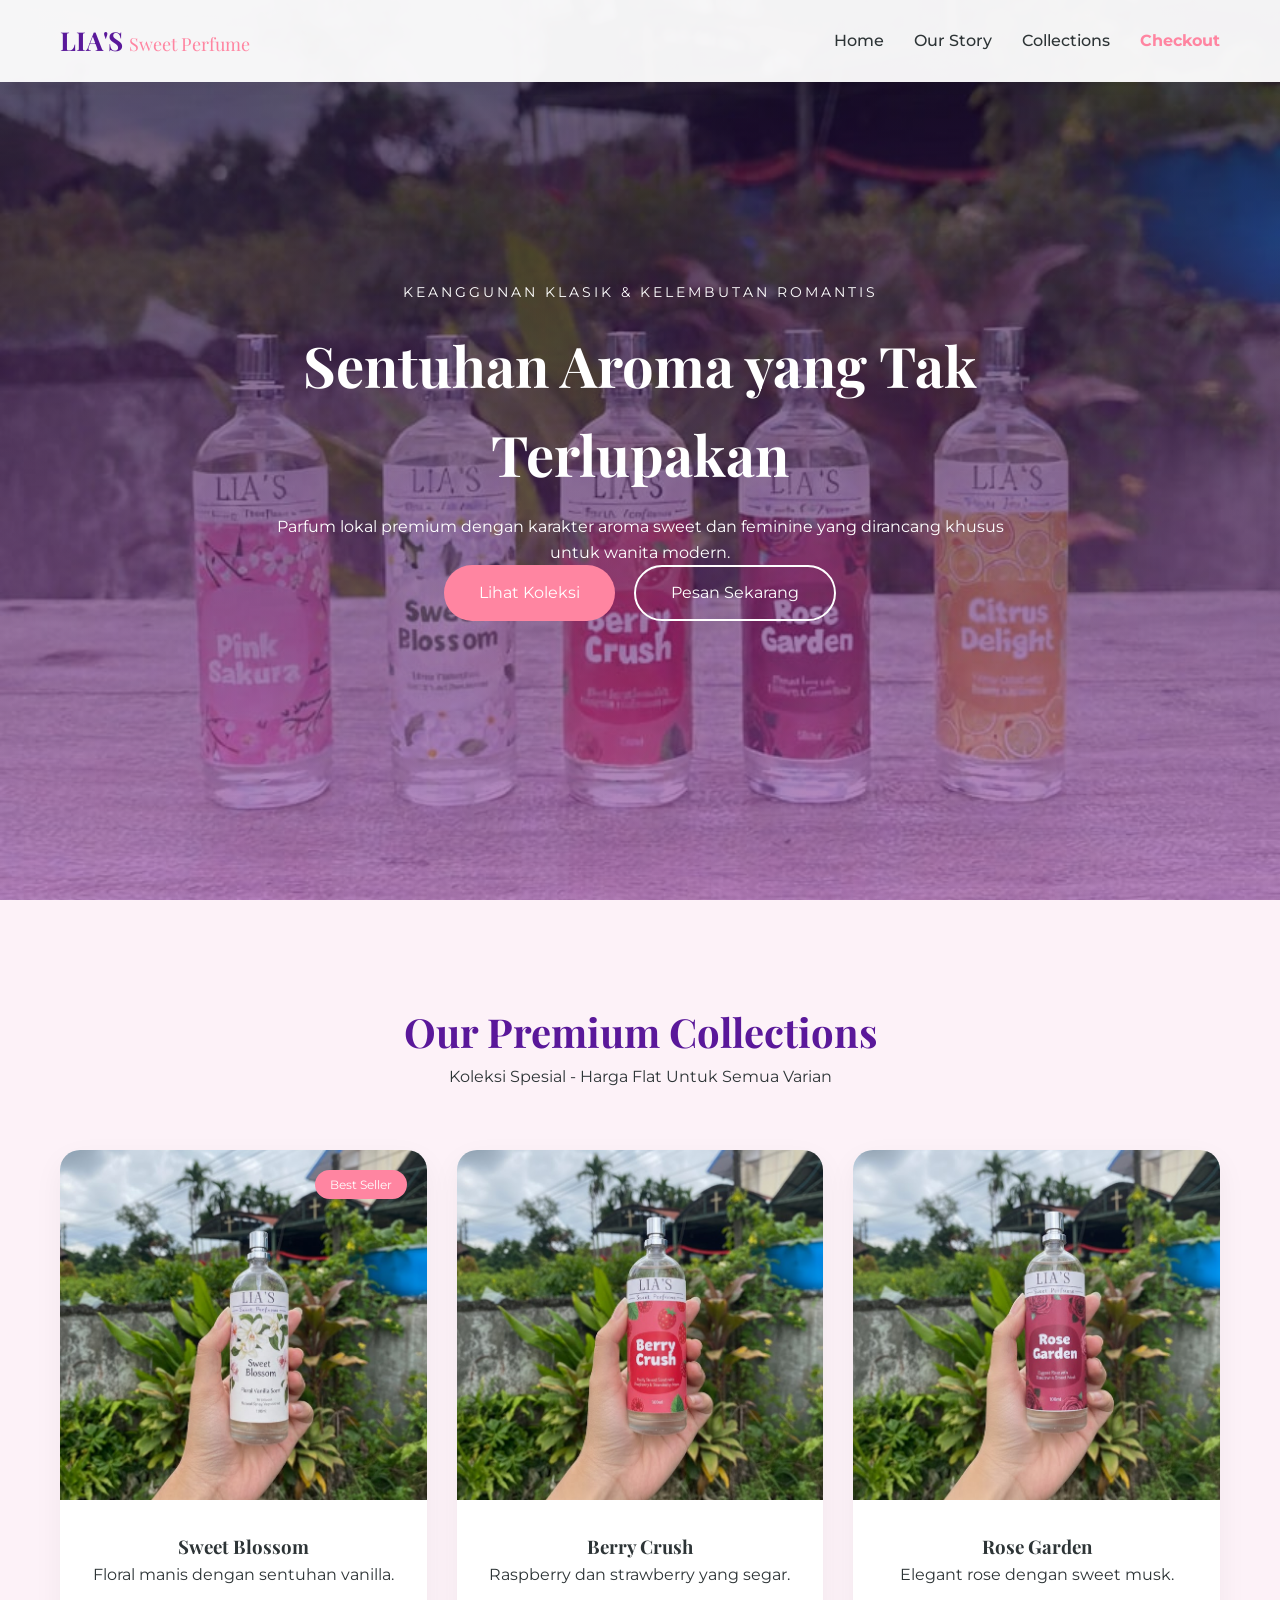
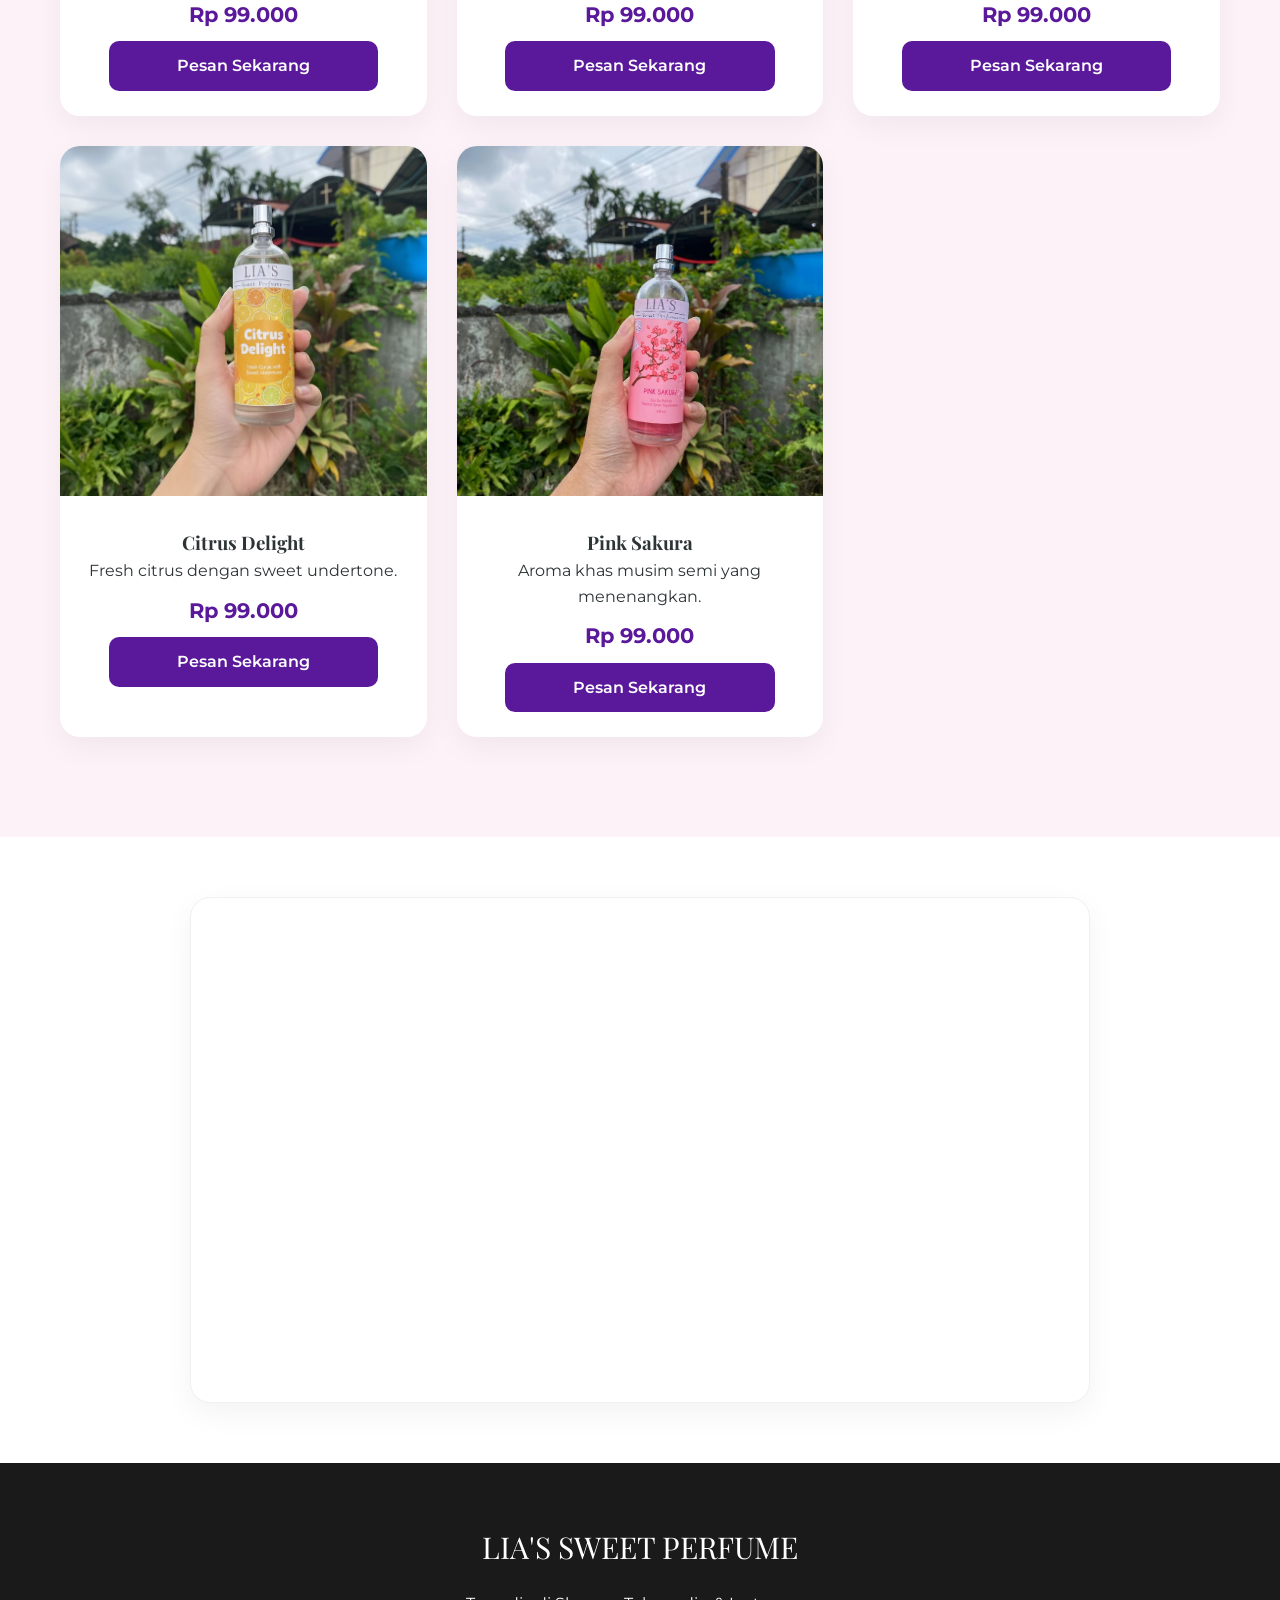
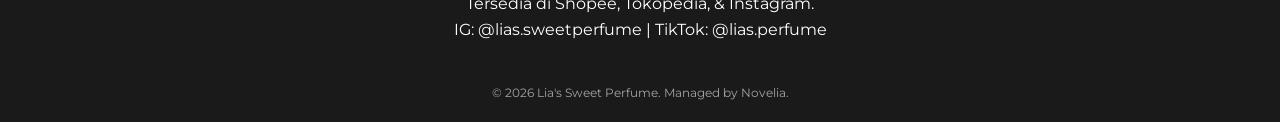
<file: index.html>
<!DOCTYPE html>
<html lang="id">
<head>
    <meta charset="UTF-8">
    <meta name="viewport" content="width=device-width, initial-scale=1.0">
    <title>Lia's Sweet Perfume | Premium Elegance</title>
    <link rel="stylesheet" href="style.css">
    <link href="https://fonts.googleapis.com/css2?family=Playfair+Display:ital,wght@0,700;1,400&family=Montserrat:wght@300;400;600&display=swap" rel="stylesheet">
    <style>
        /* CSS Utama */
        .hero {
            background: linear-gradient(rgba(90, 24, 154, 0.3), rgba(255, 133, 161, 0.3)), 
                        url('produk.jpeg'); 
            background-size: cover;
            background-position: center;
            background-attachment: fixed;
            height: 100vh;
            display: flex;
            align-items: center;
            justify-content: center;
            color: white;
            text-align: center;
        }

        /* Styling Harga */
        .price-tag {
            font-family: 'Montserrat', sans-serif;
            font-weight: 700;
            color: #5a189a;
            font-size: 1.3rem;
            margin: 10px 0;
            display: block;
        }

        .order-btn-link {
            display: inline-block;
            background: #5a189a;
            color: white;
            text-decoration: none;
            padding: 12px 25px;
            border-radius: 10px;
            font-weight: 600;
            transition: 0.3s;
            width: 85%;
            text-align: center;
        }

        .order-btn-link:hover {
            background: #ff85a1;
            transform: scale(1.05);
        }

        /* Video Footer Latar Putih */
        .video-footer-container {
            width: 100%;
            max-width: 900px; 
            height: auto;
            aspect-ratio: 16 / 9;
            overflow: hidden;
            position: relative;
            margin: 60px auto; 
            border-radius: 20px;
            box-shadow: 0 10px 30px rgba(0,0,0,0.05); 
            background-color: #ffffff;
            border: 1px solid #f0f0f0;
        }

        .video-footer-container video {
            width: 100%;
            height: 100%;
            object-fit: contain;
        }

        @media (max-width: 768px) {
            .video-footer-container { width: 92%; }
            .hero h1 { font-size: 2rem; }
        }
    </style>
</head>
<body>

    <nav>
        <div class="nav-container">
            <div class="brand">LIA'S <span>Sweet Perfume</span></div>
            <ul class="nav-links">
                <li><a href="#home">Home</a></li>
                <li><a href="#about">Our Story</a></li>
                <li><a href="#products">Collections</a></li>
                <li><a href="checkout.html" style="color: #ff85a1; font-weight: bold;">Checkout</a></li>
            </ul>
        </div>
    </nav>

    <header id="home" class="hero">
        <div class="hero-overlay">
            <div class="hero-content">
                <span class="subtitle">Keanggunan Klasik & Kelembutan Romantis</span>
                <h1>Sentuhan Aroma yang Tak Terlupakan</h1>
                <p>Parfum lokal premium dengan karakter aroma sweet dan feminine yang dirancang khusus untuk wanita modern.</p>
                <div class="hero-btns">
                    <a href="#products" class="btn-primary">Lihat Koleksi</a>
                    <a href="checkout.html" class="btn-secondary">Pesan Sekarang</a>
                </div>
            </div>
        </div>
    </header>

    <section id="products" class="products">
        <div class="container">
            <div class="section-title">
                <h2>Our Premium Collections</h2>
                <p>Koleksi Spesial - Harga Flat Untuk Semua Varian</p>
            </div>
            
            <div class="product-grid">
                <div class="product-card">
                    <div class="badge">Best Seller</div>
                    <img src="sweet.jpeg" alt="Sweet Blossom">
                    <div class="card-info">
                        <h3>Sweet Blossom</h3>
                        <p>Floral manis dengan sentuhan vanilla.</p>
                        <span class="price-tag">Rp 99.000</span>
                        <a href="checkout.html" class="order-btn-link">Pesan Sekarang</a>
                    </div>
                </div>

                <div class="product-card">
                    <img src="berry.jpeg" alt="Berry Crush">
                    <div class="card-info">
                        <h3>Berry Crush</h3>
                        <p>Raspberry dan strawberry yang segar.</p>
                        <span class="price-tag">Rp 99.000</span>
                        <a href="checkout.html" class="order-btn-link">Pesan Sekarang</a>
                    </div>
                </div>

                <div class="product-card">
                    <img src="rose.jpeg" alt="Rose Garden">
                    <div class="card-info">
                        <h3>Rose Garden</h3>
                        <p>Elegant rose dengan sweet musk.</p>
                        <span class="price-tag">Rp 99.000</span>
                        <a href="checkout.html" class="order-btn-link">Pesan Sekarang</a>
                    </div>
                </div>

                <div class="product-card">
                    <img src="citrus.jpeg" alt="Citrus Delight">
                    <div class="card-info">
                        <h3>Citrus Delight</h3>
                        <p>Fresh citrus dengan sweet undertone.</p>
                        <span class="price-tag">Rp 99.000</span>
                        <a href="checkout.html" class="order-btn-link">Pesan Sekarang</a>
                    </div>
                </div>

                <div class="product-card">
                    <img src="sakura.jpeg" alt="Sakura">
                    <div class="card-info">
                        <h3>Pink Sakura</h3>
                        <p>Aroma khas musim semi yang menenangkan.</p>
                        <span class="price-tag">Rp 99.000</span>
                        <a href="checkout.html" class="order-btn-link">Pesan Sekarang</a>
                    </div>
                </div>
            </div>
        </div>
    </section>

    <div class="video-footer-container">
        <video autoplay muted loop playsinline>
            <source src="video.mp4" type="video/mp4">
            Browser Anda tidak mendukung tag video.
        </video>
    </div>

    <footer>
        <div class="container">
            <div class="footer-content">
                <div class="footer-logo">LIA'S SWEET PERFUME</div>
                <p>Tersedia di Shopee, Tokopedia, & Instagram.</p>
                <div class="social-links">
                    <span>IG: @lias.sweetperfume</span> | <span>TikTok: @lias.perfume</span>
                </div>
            </div>
            <div class="copyright">
                &copy; 2026 Lia's Sweet Perfume. Managed by Novelia.
            </div>
        </div>
    </footer>

</body>
</html>
</file>
<file: style.css>
/* Global Styles */
:root {
    --primary: #5a189a; /* Ungu mewah */
    --secondary: #ff85a1; /* Pink manis */
    --light-pink: #fdf2f8;
    --text-dark: #2d3436;
}

* {
    margin: 0;
    padding: 0;
    box-sizing: border-box;
}

body {
    font-family: 'Montserrat', sans-serif;
    color: var(--text-dark);
    line-height: 1.6;
    scroll-behavior: smooth;
}

h1, h2, h3, .brand {
    font-family: 'Playfair Display', serif;
}

.container {
    max-width: 1200px;
    margin: 0 auto;
    padding: 0 20px;
}

/* Navigation */
nav {
    background: rgba(255, 255, 255, 0.95);
    padding: 20px 0;
    position: fixed;
    width: 100%;
    top: 0;
    z-index: 1000;
    box-shadow: 0 2px 15px rgba(0,0,0,0.05);
}

.nav-container {
    display: flex;
    justify-content: space-between;
    align-items: center;
    max-width: 1200px;
    margin: 0 auto;
    padding: 0 20px;
}

.brand {
    font-size: 26px;
    font-weight: bold;
    color: var(--primary);
}

.brand span {
    color: var(--secondary);
    font-weight: 400;
    font-size: 18px;
}

.nav-links {
    display: flex;
    list-style: none;
}

.nav-links li {
    margin-left: 30px;
}

.nav-links a {
    text-decoration: none;
    color: var(--text-dark);
    font-weight: 500;
    transition: 0.3s;
}

.nav-links a:hover {
    color: var(--secondary);
}

/* Hero Section */
.hero {
    height: 100vh;
    background: url('https://images2.imgbox.com/39/a6/l6KjR0eF_o.jpg') center/cover;
    position: relative;
    display: flex;
    align-items: center;
    justify-content: center;
    text-align: center;
    color: white;
}

.hero-overlay {
    background: linear-gradient(rgba(0,0,0,0.5), rgba(90, 24, 154, 0.4));
    width: 100%;
    height: 100%;
    display: flex;
    align-items: center;
    justify-content: center;
}

.hero-content {
    max-width: 800px;
    padding: 20px;
}

.hero-content h1 {
    font-size: 3.5rem;
    margin: 15px 0;
}

.subtitle {
    text-transform: uppercase;
    letter-spacing: 3px;
    font-size: 14px;
}

.btn-primary {
    background: var(--secondary);
    color: white;
    padding: 15px 35px;
    text-decoration: none;
    border-radius: 30px;
    margin-right: 15px;
    display: inline-block;
}

.btn-secondary {
    border: 2px solid white;
    color: white;
    padding: 13px 35px;
    text-decoration: none;
    border-radius: 30px;
    display: inline-block;
}

/* Products Section */
.products {
    padding: 100px 0;
    background: var(--light-pink);
}

.section-title {
    text-align: center;
    margin-bottom: 60px;
}

.section-title h2 {
    font-size: 2.5rem;
    color: var(--primary);
}

.product-grid {
    display: grid;
    grid-template-columns: repeat(auto-fit, minmax(280px, 1fr));
    gap: 30px;
}

.product-card {
    background: white;
    border-radius: 20px;
    overflow: hidden;
    box-shadow: 0 10px 30px rgba(0,0,0,0.05);
    position: relative;
    transition: 0.4s;
}

.product-card:hover {
    transform: translateY(-10px);
}

.product-card img {
    width: 100%;
    height: 350px;
    object-fit: cover;
}

.card-info {
    padding: 25px;
    text-align: center;
}

.badge {
    position: absolute;
    top: 20px;
    right: 20px;
    background: var(--secondary);
    color: white;
    padding: 5px 15px;
    border-radius: 20px;
    font-size: 12px;
}

.order-btn {
    margin-top: 15px;
    background: var(--primary);
    color: white;
    border: none;
    padding: 12px 25px;
    border-radius: 10px;
    cursor: pointer;
    width: 100%;
    font-weight: 600;
}

/* Footer */
footer {
    background: #1a1a1a;
    color: white;
    padding: 60px 0 20px;
    text-align: center;
}

.footer-logo {
    font-size: 30px;
    font-family: 'Playfair Display';
    margin-bottom: 20px;
}

.copyright {
    margin-top: 40px;
    font-size: 12px;
    opacity: 0.6;
}
</file>
